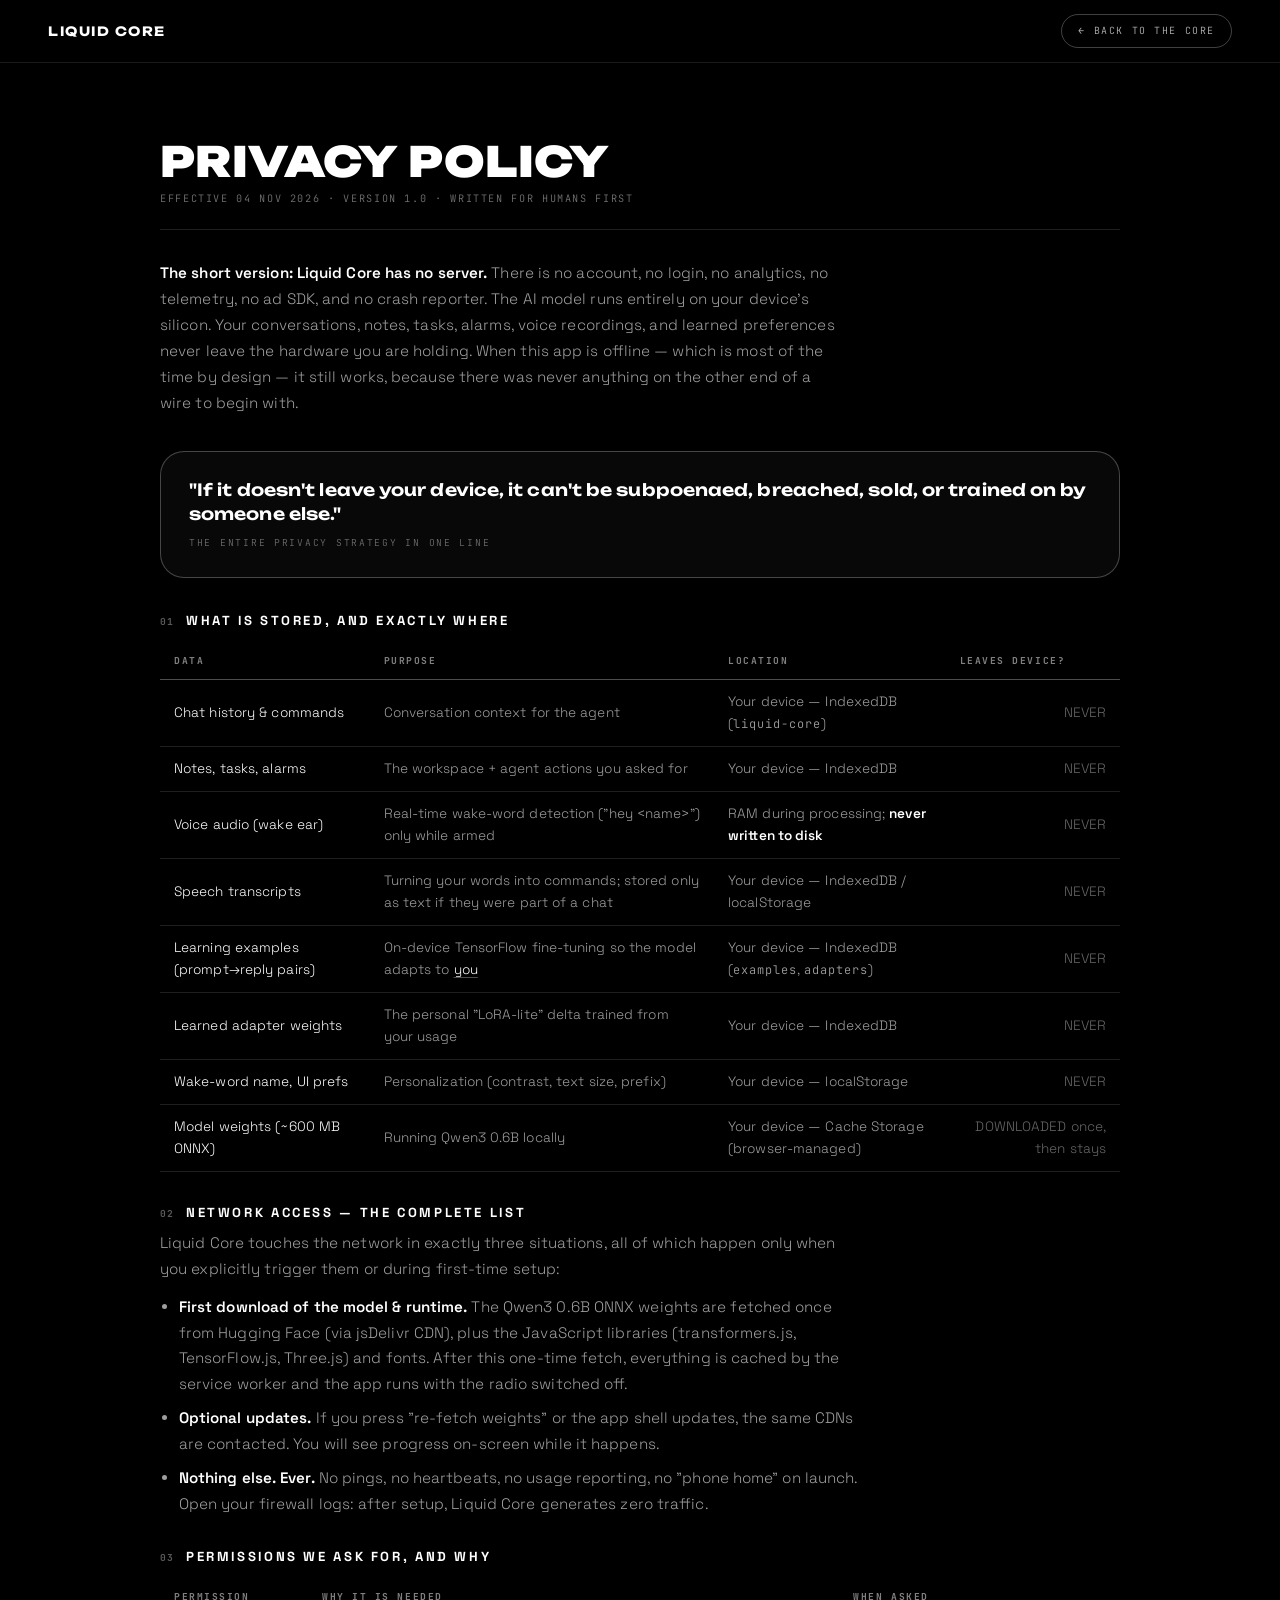
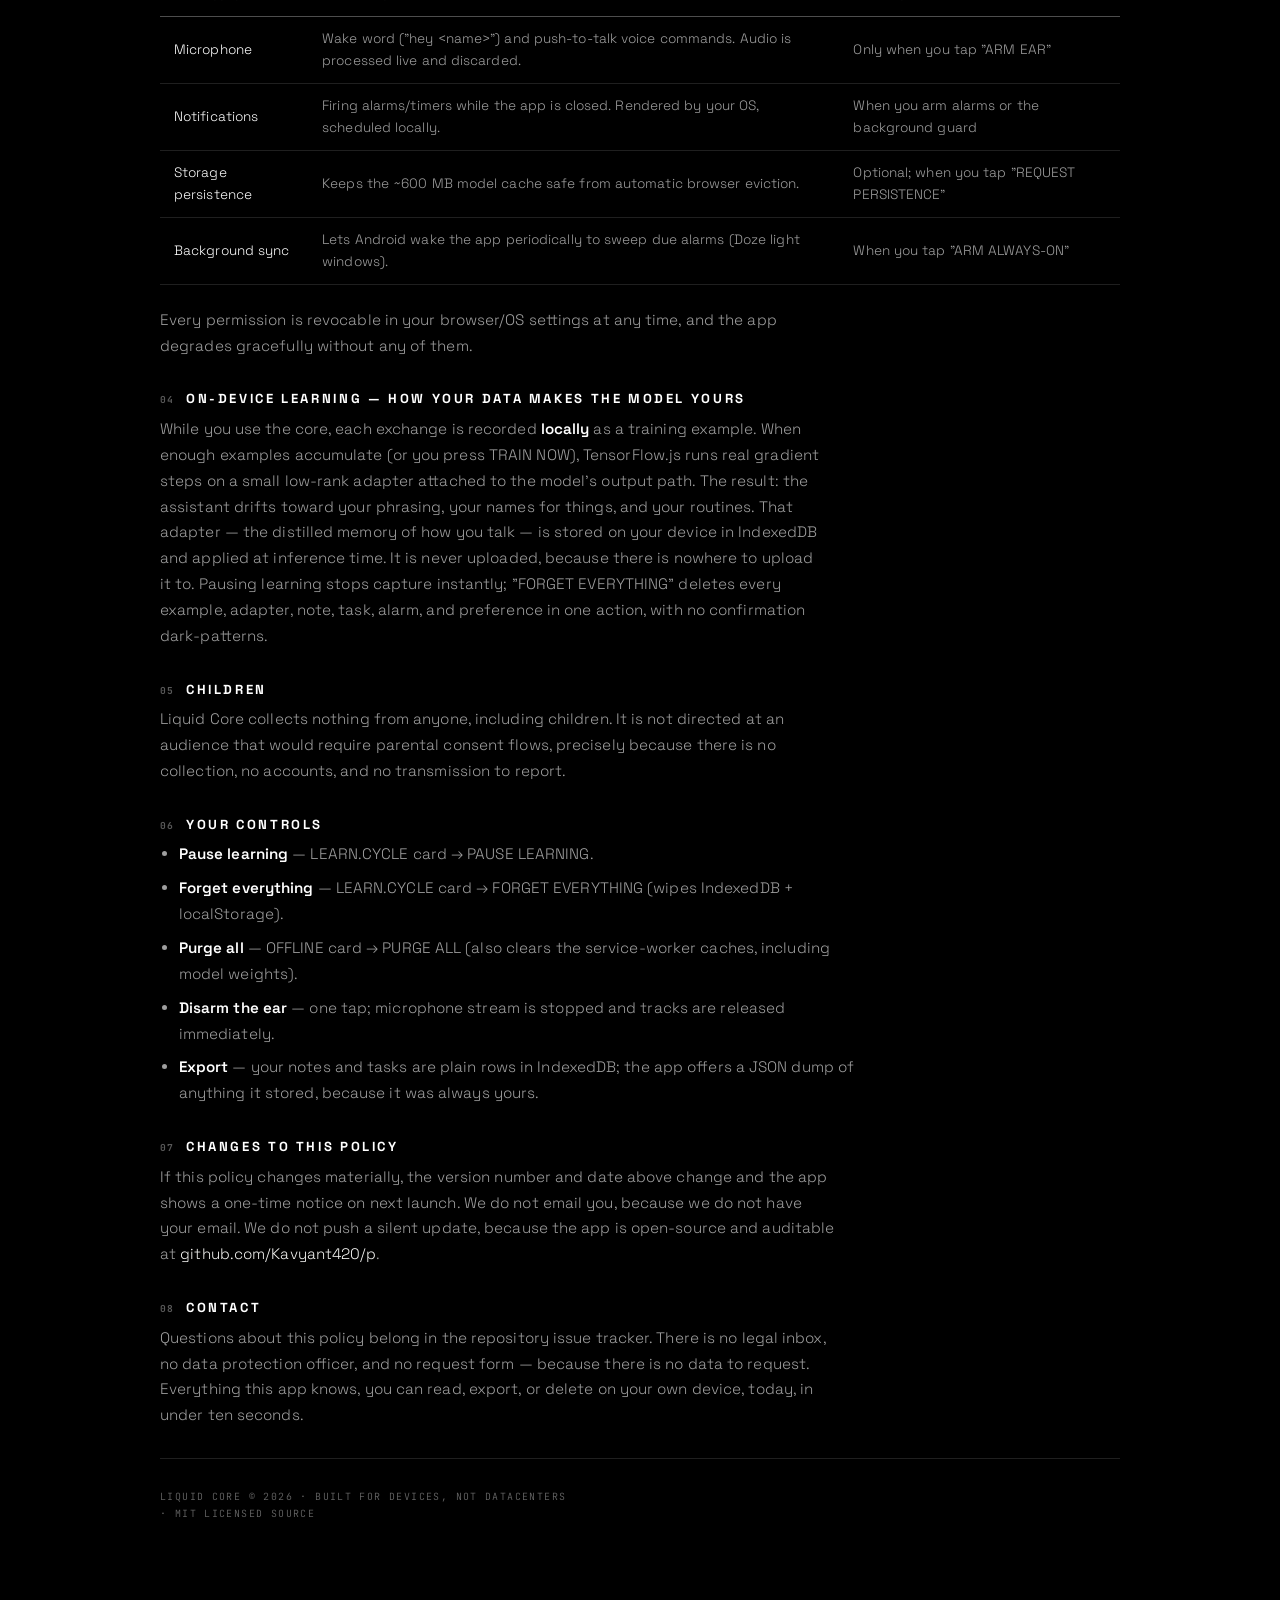
<file: privacy.html>
<!doctype html>
<html lang="en">
<head>
<meta charset="utf-8" />
<meta name="viewport" content="width=device-width, initial-scale=1, viewport-fit=cover" />
<title>Privacy Policy — Liquid Core</title>
<meta name="description" content="Liquid Core stores nothing off your device. This policy explains exactly what lives where, in plain language." />
<meta name="theme-color" content="#050506" />
<link rel="manifest" href="./manifest.webmanifest" />
<link rel="icon" href="./icons/icon-192.png" />
<link rel="preconnect" href="https://fonts.googleapis.com" />
<link rel="preconnect" href="https://fonts.gstatic.com" crossorigin />
<link href="https://fonts.googleapis.com/css2?family=Unbounded:wght@400;600;700;900&family=Space+Grotesk:wght@300;400;500;700&family=JetBrains+Mono:wght@400;700&display=swap" rel="stylesheet" />
<link rel="stylesheet" href="./styles.css" />
<link rel="stylesheet" href="./css/00-tokens.css" />
<link rel="stylesheet" href="./css/01-base.css" />
<link rel="stylesheet" href="./css/02-liquid-glass.css" />
<link rel="stylesheet" href="./css/17-privacy.css" />
</head>
<body class="legal-body">

<header class="legal-topbar">
  <a class="lt-brand" href="./index.html">LIQUID CORE</a>
  <a class="lt-back" href="./index.html">← BACK TO THE CORE</a>
</header>

<main class="legal-page">
<article class="legal">

  <h1>Privacy Policy</h1>
  <div class="legal-meta">EFFECTIVE 04 NOV 2026 · VERSION 1.0 · WRITTEN FOR HUMANS FIRST</div>

  <p><strong>The short version: Liquid Core has no server.</strong> There is no account, no login, no
  analytics, no telemetry, no ad SDK, and no crash reporter. The AI model runs entirely on your device's
  silicon. Your conversations, notes, tasks, alarms, voice recordings, and learned preferences never leave
  the hardware you are holding. When this app is offline — which is most of the time by design — it still
  works, because there was never anything on the other end of a wire to begin with.</p>

  <div class="legal-seal">
    <p>"If it doesn't leave your device, it can't be subpoenaed, breached, sold, or trained on by someone else."</p>
    <span>THE ENTIRE PRIVACY STRATEGY IN ONE LINE</span>
  </div>

  <h2 data-n="01">What is stored, and exactly where</h2>
  <table class="legal-table">
    <thead><tr><th>Data</th><th>Purpose</th><th>Location</th><th>Leaves device?</th></tr></thead>
    <tbody>
      <tr><td>Chat history &amp; commands</td><td>Conversation context for the agent</td><td>Your device — IndexedDB (<code>liquid-core</code>)</td><td class="no">NEVER</td></tr>
      <tr><td>Notes, tasks, alarms</td><td>The workspace + agent actions you asked for</td><td>Your device — IndexedDB</td><td class="no">NEVER</td></tr>
      <tr><td>Voice audio (wake ear)</td><td>Real-time wake-word detection ("hey &lt;name&gt;") only while armed</td><td>RAM during processing; <strong>never written to disk</strong></td><td class="no">NEVER</td></tr>
      <tr><td>Speech transcripts</td><td>Turning your words into commands; stored only as text if they were part of a chat</td><td>Your device — IndexedDB / localStorage</td><td class="no">NEVER</td></tr>
      <tr><td>Learning examples (prompt→reply pairs)</td><td>On-device TensorFlow fine-tuning so the model adapts to <em>you</em></td><td>Your device — IndexedDB (<code>examples</code>, <code>adapters</code>)</td><td class="no">NEVER</td></tr>
      <tr><td>Learned adapter weights</td><td>The personal "LoRA-lite" delta trained from your usage</td><td>Your device — IndexedDB</td><td class="no">NEVER</td></tr>
      <tr><td>Wake-word name, UI prefs</td><td>Personalization (contrast, text size, prefix)</td><td>Your device — localStorage</td><td class="no">NEVER</td></tr>
      <tr><td>Model weights (~600 MB ONNX)</td><td>Running Qwen3 0.6B locally</td><td>Your device — Cache Storage (browser-managed)</td><td class="no">DOWNLOADED once, then stays</td></tr>
    </tbody>
  </table>

  <h2 data-n="02">Network access — the complete list</h2>
  <p>Liquid Core touches the network in exactly three situations, all of which happen only when you
  explicitly trigger them or during first-time setup:</p>
  <ul>
    <li><strong>First download of the model &amp; runtime.</strong> The Qwen3 0.6B ONNX weights are fetched
    once from Hugging Face (via jsDelivr CDN), plus the JavaScript libraries (transformers.js, TensorFlow.js,
    Three.js) and fonts. After this one-time fetch, everything is cached by the service worker and the app
    runs with the radio switched off.</li>
    <li><strong>Optional updates.</strong> If you press "re-fetch weights" or the app shell updates, the same
    CDNs are contacted. You will see progress on-screen while it happens.</li>
    <li><strong>Nothing else. Ever.</strong> No pings, no heartbeats, no usage reporting, no "phone home" on
    launch. Open your firewall logs: after setup, Liquid Core generates zero traffic.</li>
  </ul>

  <h2 data-n="03">Permissions we ask for, and why</h2>
  <table class="legal-table">
    <thead><tr><th>Permission</th><th>Why it is needed</th><th>When asked</th></tr></thead>
    <tbody>
      <tr><td>Microphone</td><td>Wake word ("hey &lt;name&gt;") and push-to-talk voice commands. Audio is processed live and discarded.</td><td>Only when you tap "ARM EAR"</td></tr>
      <tr><td>Notifications</td><td>Firing alarms/timers while the app is closed. Rendered by your OS, scheduled locally.</td><td>When you arm alarms or the background guard</td></tr>
      <tr><td>Storage persistence</td><td>Keeps the ~600 MB model cache safe from automatic browser eviction.</td><td>Optional; when you tap "REQUEST PERSISTENCE"</td></tr>
      <tr><td>Background sync</td><td>Lets Android wake the app periodically to sweep due alarms (Doze light windows).</td><td>When you tap "ARM ALWAYS-ON"</td></tr>
    </tbody>
  </table>
  <p>Every permission is revocable in your browser/OS settings at any time, and the app degrades gracefully
  without any of them.</p>

  <h2 data-n="04">On-device learning — how your data makes the model yours</h2>
  <p>While you use the core, each exchange is recorded <strong>locally</strong> as a training example. When
  enough examples accumulate (or you press TRAIN NOW), TensorFlow.js runs real gradient steps on a small
  low-rank adapter attached to the model's output path. The result: the assistant drifts toward your phrasing,
  your names for things, and your routines. That adapter — the distilled memory of how you talk — is stored on
  your device in IndexedDB and applied at inference time. It is never uploaded, because there is nowhere to
  upload it to. Pausing learning stops capture instantly; "FORGET EVERYTHING" deletes every example, adapter,
  note, task, alarm, and preference in one action, with no confirmation dark-patterns.</p>

  <h2 data-n="05">Children</h2>
  <p>Liquid Core collects nothing from anyone, including children. It is not directed at an audience that
  would require parental consent flows, precisely because there is no collection, no accounts, and no
  transmission to report.</p>

  <h2 data-n="06">Your controls</h2>
  <ul>
    <li><strong>Pause learning</strong> — LEARN.CYCLE card → PAUSE LEARNING.</li>
    <li><strong>Forget everything</strong> — LEARN.CYCLE card → FORGET EVERYTHING (wipes IndexedDB + localStorage).</li>
    <li><strong>Purge all</strong> — OFFLINE card → PURGE ALL (also clears the service-worker caches, including model weights).</li>
    <li><strong>Disarm the ear</strong> — one tap; microphone stream is stopped and tracks are released immediately.</li>
    <li><strong>Export</strong> — your notes and tasks are plain rows in IndexedDB; the app offers a JSON dump of anything it stored, because it was always yours.</li>
  </ul>

  <h2 data-n="07">Changes to this policy</h2>
  <p>If this policy changes materially, the version number and date above change and the app shows a one-time
  notice on next launch. We do not email you, because we do not have your email. We do not push a silent
  update, because the app is open-source and auditable at
  <a href="https://github.com/Kavyant420/p" target="_blank" rel="noopener">github.com/Kavyant420/p</a>.</p>

  <h2 data-n="08">Contact</h2>
  <p>Questions about this policy belong in the repository issue tracker. There is no legal inbox, no data
  protection officer, and no request form — because there is no data to request. Everything this app knows,
  you can read, export, or delete on your own device, today, in under ten seconds.</p>

  <hr />
  <p style="font-family:'JetBrains Mono',monospace; font-size:.62rem; letter-spacing:.14em; color:rgba(255,255,255,.4);">
    LIQUID CORE © 2026 · BUILT FOR DEVICES, NOT DATACENTERS · MIT LICENSED SOURCE
  </p>

</article>
</main>

<script>
/* keep the offline shell warm even when opened directly */
if ('serviceWorker' in navigator) {
  addEventListener('load', () => { navigator.serviceWorker.register('./sw.js').catch(() => {}); });
}
</script>
</body>
</html>
</file>
<file: styles.css>
/* ================================================================
   LIQUID CORE — monochrome premium / liquid-glass design system
   No gradients-as-decoration, no flat minimalism. Physical glass:
   layered shadows, edge refraction, SVG displacement, noise grain.
   ================================================================ */

:root{
  --ink:#050506;
  --ink2:#0b0b0d;
  --paper:#f4f4f2;
  --white:#ffffff;
  --w10:rgba(255,255,255,.10);
  --w16:rgba(255,255,255,.16);
  --w30:rgba(255,255,255,.30);
  --w55:rgba(255,255,255,.55);
  --w75:rgba(255,255,255,.75);
  --glass:rgba(255,255,255,.055);
  --glass2:rgba(255,255,255,.09);
  --edge:rgba(255,255,255,.22);
  --shadow-deep:0 30px 80px -20px rgba(0,0,0,.85), 0 8px 24px -8px rgba(0,0,0,.6);
  --disp:'Unbounded',sans-serif;
  --body:'Space Grotesk',system-ui,sans-serif;
  --mono:'JetBrains Mono',ui-monospace,monospace;
  --rail-h:64px;
}

*{margin:0;padding:0;box-sizing:border-box;-webkit-tap-highlight-color:transparent}
html{scroll-behavior:smooth}
body{
  background:var(--ink);
  color:var(--paper);
  font-family:var(--body);
  font-weight:300;
  overflow-x:hidden;
  min-height:100vh;
  padding-bottom:calc(84px + env(safe-area-inset-bottom)); /* dock space on mobile */
}
::selection{background:var(--paper);color:var(--ink)}
a{color:inherit;text-decoration:none}
button,input,textarea{font:inherit;color:inherit;background:none;border:none;outline:none}
.mono{font-family:var(--mono);letter-spacing:.08em}
.dim{opacity:.45}

/* ---------- typography ---------- */
.display{
  font-family:var(--disp);font-weight:900;line-height:.92;
  text-transform:uppercase;letter-spacing:-.01em;
}
.display.sm{font-size:clamp(34px,5vw,64px)}
.display em{font-style:normal;-webkit-text-stroke:1.5px var(--paper);color:transparent}
.display .outline{-webkit-text-stroke:1.5px var(--paper);color:transparent}
.hero .display{font-size:clamp(52px,8.4vw,118px)}

.eyebrow{font-size:11px;color:var(--w55);margin-bottom:18px}
.lede{font-size:clamp(15px,1.5vw,18px);line-height:1.65;color:var(--w75);max-width:56ch}
.sec-title i{font-style:normal;display:block;-webkit-text-stroke:1.5px var(--paper);color:transparent}
.sec-sub{font-size:11px;color:var(--w55);margin-top:10px}
.mono-inline{font-family:var(--mono);font-size:.9em;color:var(--white);background:var(--w10);padding:1px 6px;border-radius:4px}

/* ================================================================
   FX LAYERS — three.js canvas, grain, lens
   ================================================================ */
.fx{position:fixed;inset:0;z-index:0;pointer-events:none}
#scene{width:100%;height:100%;display:block}
.fx-grain{
  position:absolute;inset:-60px;opacity:.5;mix-blend-mode:overlay;
  background-image:url("data:image/svg+xml,%3Csvg xmlns='http://www.w3.org/2000/svg' width='240' height='240'%3E%3Cfilter id='n'%3E%3CfeTurbulence type='fractalNoise' baseFrequency='0.9' numOctaves='2' stitchTiles='stitch'/%3E%3CfeColorMatrix values='0 0 0 0 1 0 0 0 0 1 0 0 0 0 1 0 0 0 0.06 0'/%3E%3C/filter%3E%3Crect width='100%25' height='100%25' filter='url(%23n)'/%3E%3C/svg%3E");
  animation:grainShift 1.2s steps(4) infinite;
}
@keyframes grainShift{0%{transform:translate(0,0)}25%{transform:translate(-14px,9px)}50%{transform:translate(9px,-14px)}75%{transform:translate(-9px,-9px)}100%{transform:translate(0,0)}}
.fx-scrim{position:absolute;inset:0;background:radial-gradient(120% 90% at 70% 10%,transparent 0%,rgba(5,5,6,.55) 62%,rgba(5,5,6,.92) 100%)}
.scanline{position:fixed;inset:0;z-index:60;pointer-events:none;opacity:.05;mix-blend-mode:overlay;
  background:repeating-linear-gradient(0deg,#fff 0 1px,transparent 1px 4px)}

/* pointer-driven liquid lens */
.fx-lens{
  position:fixed;width:340px;height:340px;left:0;top:0;margin:-170px 0 0 -170px;
  border-radius:50%;z-index:1;pointer-events:none;opacity:0;transition:opacity .5s;
  backdrop-filter:blur(1px);
  -webkit-backdrop-filter:blur(1px);
  filter:url(#liquidDistort);
  box-shadow:inset 0 0 60px 12px rgba(255,255,255,.06), inset 0 0 4px 1px rgba(255,255,255,.3);
}
body.pointer-live .fx-lens{opacity:1}

/* ================================================================
   GLASS SYSTEM
   ================================================================ */
.glass,.glass-strong{position:relative;isolation:isolate}
.glass{
  background:var(--glass);
  backdrop-filter:blur(18px) saturate(115%) brightness(1.06);
  -webkit-backdrop-filter:blur(18px) saturate(115%) brightness(1.06);
  border:1px solid var(--edge);
  box-shadow:var(--shadow-deep), inset 0 1px 0 rgba(255,255,255,.28), inset 0 -18px 30px -20px rgba(0,0,0,.7);
  border-radius:22px;
}
.glass-strong{
  background:rgba(10,10,12,.62);
  backdrop-filter:blur(30px) saturate(130%) brightness(1.1);
  -webkit-backdrop-filter:blur(30px) saturate(130%) brightness(1.1);
  border:1px solid rgba(255,255,255,.3);
  box-shadow:var(--shadow-deep), inset 0 1px 0 rgba(255,255,255,.4), inset 0 -26px 44px -26px rgba(0,0,0,.8);
  border-radius:26px;
}
/* refracted top-edge caustic */
.glass::before,.glass-strong::before{
  content:"";position:absolute;inset:0;border-radius:inherit;pointer-events:none;z-index:-1;
  background:linear-gradient(160deg,rgba(255,255,255,.16) 0%,transparent 30%,transparent 70%,rgba(255,255,255,.05) 100%);
  filter:url(#liquidDistort);opacity:.7;
}
/* specular streak that follows cursor via --mx/--my set in JS */
.glass::after,.glass-strong::after{
  content:"";position:absolute;inset:0;border-radius:inherit;pointer-events:none;
  background:radial-gradient(240px circle at var(--mx,50%) var(--my,0%),rgba(255,255,255,.14),transparent 60%);
  opacity:0;transition:opacity .35s;mix-blend-mode:screen;
}
.glass:hover::after,.glass-strong:hover::after{opacity:1}

/* ================================================================
   BUTTONS
   ================================================================ */
.btn{
  position:relative;overflow:hidden;cursor:pointer;font-weight:500;letter-spacing:.06em;
  padding:12px 22px;border-radius:999px;font-size:13px;text-transform:uppercase;
  transition:transform .25s cubic-bezier(.2,.9,.3,1.2), box-shadow .25s, background .25s;
  display:inline-flex;align-items:center;gap:8px;white-space:nowrap;
}
.btn:active{transform:scale(.96)}
.btn-lg{padding:17px 32px;font-size:14px}
.btn-sm{padding:8px 15px;font-size:11px}
.btn-solid{
  background:var(--paper);color:var(--ink);font-weight:700;
  box-shadow:0 10px 30px -8px rgba(255,255,255,.25), inset 0 1px 0 #fff;
}
.btn-solid:hover{transform:translateY(-2px);box-shadow:0 16px 40px -8px rgba(255,255,255,.35)}
.btn-line{border:1px solid var(--w30);color:var(--paper);backdrop-filter:blur(8px)}
.btn-line:hover{background:var(--w10);border-color:var(--paper)}
.btn-ghost{color:var(--w75)}.btn-ghost:hover{color:#fff}
.btn-danger{border:1px solid rgba(255,255,255,.25);color:#fff}
.btn-danger:hover{background:#fff;color:#000}

/* liquid-fill button */
.liquid-btn .btn-fill{
  position:absolute;left:50%;bottom:-130%;width:230%;aspect-ratio:1;border-radius:42% 46% 40% 44%/48% 42% 46% 40%;
  transform:translateX(-50%) rotate(0deg);
  background:var(--white);
  transition:bottom .65s cubic-bezier(.3,.7,.2,1), transform .65s;
  z-index:0;animation:blobSpin 9s linear infinite;
}
.liquid-btn .btn-txt{position:relative;z-index:1;transition:color .4s}
.liquid-btn:hover .btn-fill{bottom:-30%;transform:translateX(-50%) rotate(160deg)}
.liquid-btn:hover .btn-txt{color:var(--ink)}
@keyframes blobSpin{to{transform:translateX(-50%) rotate(360deg)}}

.chip{
  cursor:pointer;margin-top:16px;padding:8px 14px;border-radius:999px;
  border:1px solid var(--w30);font-size:10px;color:var(--w75);
  transition:.25s;
}
.chip:hover{background:#fff;color:#000;border-color:#fff}

/* ================================================================
   RAILS / NAV
   ================================================================ */
.rail{position:fixed;z-index:50}
.rail-top{
  top:12px;left:50%;transform:translateX(-50%);
  width:min(1240px,calc(100% - 24px));height:var(--rail-h);
  display:flex;align-items:center;justify-content:space-between;gap:18px;
  padding:0 10px 0 20px;border-radius:999px;
}
.brand{display:flex;align-items:center;gap:12px}
.brand-orb{width:26px;height:26px;border-radius:50%;border:1.5px solid #fff;position:relative;flex:none}
.brand-orb::after{content:"";position:absolute;inset:5px;border-radius:50%;background:#fff;animation:pulseOrb 2.6s ease-in-out infinite}
@keyframes pulseOrb{0%,100%{transform:scale(.6);opacity:.7}50%{transform:scale(1);opacity:1}}
.brand-name{font-family:var(--disp);font-weight:600;font-size:15px;letter-spacing:.04em}
.brand-name b{font-weight:900}

.rail-nav{display:flex;gap:4px}
.rn{padding:9px 16px;border-radius:999px;font-size:13px;color:var(--w55);transition:.25s}
.rn:hover{color:#fff;background:var(--w10)}
.rn.active{color:var(--ink);background:var(--paper);font-weight:600}

.rail-right{display:flex;align-items:center;gap:12px}
.status-chip{
  display:flex;align-items:center;gap:8px;font-family:var(--mono);font-size:10px;letter-spacing:.08em;
  padding:8px 14px;border-radius:999px;border:1px solid var(--w16);color:var(--w75);
}
.dot{width:7px;height:7px;border-radius:50%;background:#fff;box-shadow:0 0 8px #fff;animation:blink 2s infinite}
.dot.idle{background:transparent;border:1.5px solid var(--w55);box-shadow:none;animation:none}
.dot.err{background:#000;box-shadow:0 0 0 2px #fff}
.divider{width:1px;height:12px;background:var(--w30)}
@keyframes blink{50%{opacity:.35}}

.hamburger{display:none;flex-direction:column;gap:5px;padding:12px;cursor:pointer}
.hamburger i{width:20px;height:2px;background:#fff;transition:.3s}
.mob-drawer{
  position:fixed;top:84px;left:50%;transform:translateX(-50%) translateY(-16px);z-index:49;
  width:min(420px,calc(100% - 24px));padding:18px;display:none;flex-direction:column;gap:6px;
  opacity:0;pointer-events:none;transition:.3s;
}
.mob-drawer.open{opacity:1;pointer-events:auto;transform:translateX(-50%) translateY(0)}
.mob-drawer a{padding:12px 14px;border-radius:12px;font-size:15px}
.mob-drawer a:hover{background:var(--w10)}
.mob-drawer .btn{margin-top:8px;justify-content:center}

/* ================================================================
   HERO
   ================================================================ */
main{position:relative;z-index:2}
.hero{
  min-height:100svh;display:grid;grid-template-columns:1.15fr .85fr;gap:60px;align-items:center;
  width:min(1240px,calc(100% - 48px));margin:0 auto;padding:calc(var(--rail-h) + 70px) 0 90px;
}
.hero-cta{display:flex;gap:16px;margin-top:34px;flex-wrap:wrap}
.hero-stats{display:flex;gap:34px;margin-top:44px;flex-wrap:wrap}
.hero-stats div{display:flex;flex-direction:column;gap:4px}
.hero-stats b{font-family:var(--disp);font-size:22px;font-weight:700}
.hero-stats span{font-size:9px;color:var(--w55)}

/* console */
.console-wrap{position:relative}
.console{display:flex;flex-direction:column;height:560px;overflow:hidden}
.console-head{display:flex;justify-content:space-between;align-items:center;padding:16px 20px;border-bottom:1px solid var(--w10)}
.ch-title{font-size:11px;color:var(--w55)}
.ch-leds{display:flex;gap:6px}.ch-leds i{width:8px;height:8px;border-radius:50%;border:1px solid var(--w30)}
.ch-leds i:first-child{background:#fff;border-color:#fff}

.engine-panel{padding:14px 20px;border-bottom:1px solid var(--w10)}
.engine-row{display:flex;justify-content:space-between;align-items:center;gap:12px}
.engine-meta{display:flex;flex-direction:column;gap:2px}
.engine-meta b{font-size:14px;font-weight:600}
.engine-meta span{font-size:10px;color:var(--w55)}
.bar{height:4px;border-radius:4px;background:var(--w10);margin:12px 0 8px;overflow:hidden}
.bar i{display:block;height:100%;width:0%;background:#fff;border-radius:4px;transition:width .3s;box-shadow:0 0 12px #fff}
.log{font-size:10px;color:var(--w55);min-height:14px;line-height:1.5}

.chat-scroll{flex:1;overflow-y:auto;padding:18px 20px;display:flex;flex-direction:column;gap:14px;scrollbar-width:thin}
.msg{max-width:88%;font-size:14px;line-height:1.55;padding:12px 16px;border-radius:16px;animation:msgIn .4s cubic-bezier(.2,.9,.3,1.1)}
@keyframes msgIn{from{opacity:0;transform:translateY(10px) scale(.96)}}
.msg p em{font-style:normal;color:#fff;font-weight:500}
.msg-ai{align-self:flex-start;background:var(--w10);border:1px solid var(--w16);border-bottom-left-radius:4px}
.msg-you{align-self:flex-end;background:#f4f4f2;color:#0b0b0d;border-bottom-right-radius:4px;font-weight:400}
.msg .tag{display:block;font-size:9px;letter-spacing:.14em;opacity:.5;margin-bottom:5px}
.msg.sys{align-self:center;background:none;border:1px dashed var(--w30);color:var(--w75);font-family:var(--mono);font-size:11px;text-align:center}

.chat-input{display:flex;gap:10px;padding:16px 20px;border-top:1px solid var(--w10)}
.chat-input input{
  flex:1;padding:13px 18px;border-radius:999px;background:var(--w10);
  border:1px solid var(--w16);font-size:14px;transition:.25s;
}
.chat-input input:focus{border-color:#fff;background:rgba(255,255,255,.14)}
.send{width:46px;height:46px;border-radius:50%;background:#fff;color:#000;cursor:pointer;display:grid;place-items:center;flex:none;transition:.25s}
.send svg{width:20px;height:20px}
.send:hover{transform:scale(1.08) rotate(-8deg)}

.orbit-badge{
  position:absolute;right:-34px;bottom:-34px;width:150px;height:150px;border-radius:50%;
  display:grid;place-items:center;animation:spinSlow 26s linear infinite;
}
.orbit-badge svg{width:130px;height:130px}
.orbit-text{font-size:11.5px;fill:rgba(255,255,255,.75);letter-spacing:.14em;font-family:var(--mono)}
@keyframes spinSlow{to{transform:rotate(360deg)}}

/* ================================================================
   MARQUEE
   ================================================================ */
.marquee{border-block:1px solid var(--w16);padding:16px 0;overflow:hidden;background:rgba(255,255,255,.03)}
.mq-track{display:flex;gap:34px;width:max-content;animation:mq 26s linear infinite;align-items:center;font-size:12px;color:var(--w75)}
.mq-track i{font-style:normal;opacity:.5}
@keyframes mq{to{transform:translateX(-50%)}}

/* ================================================================
   SECTIONS
   ================================================================ */
.section{width:min(1240px,calc(100% - 48px));margin:0 auto;padding:110px 0}
.sec-head{margin-bottom:56px}
.sec-head.center{text-align:center}
.sec-head.center .sec-sub{margin-inline:auto}

.cap-grid{display:grid;grid-template-columns:repeat(3,1fr);gap:22px}
.cap{padding:30px 28px 26px;display:flex;flex-direction:column;min-height:280px;transition:transform .5s cubic-bezier(.2,.9,.3,1.1), box-shadow .5s}
.cap h3{font-family:var(--disp);font-weight:600;font-size:19px;margin:14px 0 10px}
.cap p{font-size:14px;line-height:1.6;color:var(--w75);flex:1}
.cap-n{font-size:12px;color:var(--w55);letter-spacing:.2em}
.cap:hover{box-shadow:0 44px 90px -24px rgba(0,0,0,.9), inset 0 1px 0 rgba(255,255,255,.4)}

/* tilt cards get JS transform */
.tilt{transform-style:preserve-3d;will-change:transform}

/* ================================================================
   ANDROID SECTION
   ================================================================ */
.android-grid{display:grid;grid-template-columns:1.05fr .95fr;gap:70px;align-items:center}
.steps{margin:30px 0;display:flex;flex-direction:column;gap:14px;counter-reset:s;list-style:none}
.steps li{position:relative;padding-left:44px;font-size:14px;line-height:1.55;color:var(--w75)}
.steps li b{color:#fff;font-weight:600}
.steps li::before{
  counter-increment:s;content:counter(s,decimal-leading-zero);
  position:absolute;left:0;top:0;font-family:var(--mono);font-size:12px;
  width:30px;height:30px;border-radius:50%;border:1px solid var(--w30);
  display:grid;place-items:center;color:#fff;
}
.wake-config{padding:22px;margin-top:8px}
.wc-head{font-size:10px;color:var(--w55);margin-bottom:14px;letter-spacing:.18em}
.wc-field{display:flex;flex-direction:column;gap:8px;margin-bottom:16px;font-size:13px;color:var(--w75)}
.wc-field input{padding:13px 16px;border-radius:14px;background:var(--w10);border:1px solid var(--w16);font-family:var(--mono);text-transform:lowercase}
.wc-field input:focus{border-color:#fff}
.wc-row{display:flex;gap:10px;flex-wrap:wrap}
.mic-state{margin-top:14px;font-size:10px;color:var(--w55)}
.mic-state.armed{color:#fff;animation:blink 1.4s infinite}

/* phone mock */
.phone-stage{display:flex;flex-direction:column;align-items:center;gap:18px}
.phone{
  width:min(330px,84vw);aspect-ratio:9/19;border-radius:46px;padding:12px;position:relative;
  box-shadow:var(--shadow-deep), inset 0 2px 0 rgba(255,255,255,.5), 0 0 0 2px rgba(255,255,255,.12);
}
.ph-notch{position:absolute;top:22px;left:50%;transform:translateX(-50%);width:96px;height:20px;border-radius:999px;background:#000;border:1px solid var(--w16);z-index:3}
.ph-screen{position:relative;width:100%;height:100%;border-radius:36px;background:rgba(4,4,5,.85);overflow:hidden;display:flex;flex-direction:column}
.ph-status{display:flex;justify-content:space-between;font-size:9px;color:var(--w55);padding:14px 20px 6px}
.ph-page{flex:1;padding:16px;display:flex;flex-direction:column;gap:14px}
.ph-widget{padding:16px;border-radius:18px}
.pw-top{font-size:9px;color:var(--w55);margin-bottom:10px;letter-spacing:.16em}
.ph-widget ul{list-style:none;display:flex;flex-direction:column;gap:7px;font-size:12px;color:var(--w75)}
.ph-widget li::before{content:"▸ ";opacity:.5}
.ph-tiles{display:grid;grid-template-columns:1fr 1fr;gap:12px;flex:1}
.tile{display:flex;align-items:center;justify-content:space-between;padding:18px;border-radius:20px;font-size:11px}
.tile b{font-family:var(--mono);letter-spacing:.08em;font-weight:400;color:var(--w75)}
.tile i{font-style:normal;font-size:18px}

.ph-assistant{
  position:absolute;inset:0;display:flex;flex-direction:column;align-items:center;justify-content:center;gap:22px;
  background:rgba(0,0,0,.55);backdrop-filter:blur(14px);opacity:0;pointer-events:none;transition:.5s cubic-bezier(.2,.9,.3,1.1);
}
.ph-assistant.up{opacity:1;pointer-events:auto}
.orb{width:96px;height:96px;border-radius:50%;display:grid;place-items:center;overflow:hidden}
.orb i{width:44px;height:44px;border-radius:50%;background:#fff;animation:pulseOrb 1.8s ease-in-out infinite}
.ph-bubble{padding:14px 18px;font-size:13px;max-width:80%;text-align:center;border-radius:18px}
.ph-hint{font-size:8.5px;color:var(--w55);letter-spacing:.16em;text-align:center;padding:0 20px}
.ph-power{
  position:absolute;right:-7px;top:26%;width:7px;height:64px;border-radius:4px;
  background:rgba(255,255,255,.35);cursor:pointer;border:none;transition:.2s;
}
.ph-power:hover{background:#fff}
.ph-power.pressed{background:#fff;transform:scaleX(1.5)}
.phone-caption{font-size:10px;color:var(--w55)}

/* ================================================================
   ARCHITECTURE
   ================================================================ */
.arch{padding:34px;margin-bottom:26px}
.arch-svg{width:100%;height:auto}
.cache-row{display:flex;align-items:center;gap:26px;padding:20px 28px;flex-wrap:wrap}
.cr-item{display:flex;flex-direction:column;gap:4px}
.cr-item b{font-family:var(--disp);font-size:20px}
.cr-item span{font-size:9px;color:var(--w55)}
.cr-sep{width:1px;height:38px;background:var(--w16)}
.cr-actions{margin-left:auto;display:flex;gap:10px;flex-wrap:wrap}

/* ================================================================
   FINAL CTA + FOOTER
   ================================================================ */
.cta-final{padding-bottom:150px}
.cta-card{padding:clamp(40px,7vw,90px);text-align:center}
.cta-btns{display:flex;gap:16px;justify-content:center;margin-top:40px;flex-wrap:wrap}
.rail-foot{
  position:static;width:min(1240px,calc(100% - 24px));margin:0 auto 30px;
  display:flex;justify-content:space-between;align-items:center;gap:20px;
  padding:18px 26px;font-size:10px;color:var(--w55);border-radius:22px;flex-wrap:wrap;
}
.foot-links a:hover{color:#fff}

/* ================================================================
   MOBILE DOCK
   ================================================================ */
.dock{
  position:fixed;bottom:calc(14px + env(safe-area-inset-bottom));left:50%;transform:translateX(-50%);
  z-index:55;display:none;align-items:center;gap:4px;padding:8px 12px;border-radius:999px;
}
.dk{display:flex;flex-direction:column;align-items:center;gap:3px;padding:9px 13px;border-radius:999px;cursor:pointer;color:var(--w55);transition:.25s;font-size:8.5px;font-family:var(--mono);letter-spacing:.08em}
.dk i{font-style:normal;font-size:17px}
.dk:hover,.dk.on{color:#000;background:#fff}
.dk-center{width:56px;height:56px;border-radius:50%;background:#fff;color:#000;display:grid;place-items:center;font-size:20px;margin:0 6px;box-shadow:0 0 24px rgba(255,255,255,.4)}
.dk-center span{display:none}
.dk-center:hover{transform:scale(1.06)}

/* ================================================================
   SHEETS (workspace / alarms)
   ================================================================ */
.sheet{position:fixed;inset:0;z-index:70;display:grid;place-items:center;background:rgba(0,0,0,.55);backdrop-filter:blur(10px);opacity:0;pointer-events:none;transition:.35s}
.sheet.open{opacity:1;pointer-events:auto}
.sheet[hidden]{display:grid}
.sheet-panel{width:min(760px,calc(100% - 32px));max-height:82svh;overflow:auto;transform:translateY(30px) scale(.97);transition:.45s cubic-bezier(.2,.9,.3,1.1)}
.sheet.open .sheet-panel{transform:none}
.sp-head{position:sticky;top:0;display:flex;justify-content:space-between;align-items:center;padding:22px 26px;border-bottom:1px solid var(--w10);background:rgba(8,8,10,.7);backdrop-filter:blur(12px);z-index:2}
.sp-head h3{font-family:var(--disp);font-size:16px;font-weight:700;letter-spacing:.06em}
.sp-x{cursor:pointer;font-size:16px;color:var(--w55);padding:6px}
.sp-x:hover{color:#fff}
.sp-body{padding:26px;display:grid;grid-template-columns:1fr 1fr;gap:30px}
.ws-col{display:flex;flex-direction:column;gap:14px}
.ws-lab{font-size:9px;color:var(--w55);letter-spacing:.18em}
#notePad{min-height:120px;resize:vertical;padding:14px;border-radius:14px;background:var(--w10);border:1px solid var(--w16);font-size:14px;line-height:1.5}
#notePad:focus{border-color:#fff}
.ws-row{display:flex;align-items:center;gap:12px}
.pin-list,.task-list,.alarm-list{list-style:none;display:flex;flex-direction:column;gap:8px}
.pin-list li,.alarm-list li{padding:11px 14px;border-radius:12px;background:var(--w10);border:1px solid var(--w16);font-size:13px;display:flex;justify-content:space-between;gap:10px;align-items:center}
.pin-list li button,.alarm-list li button,.task-list li button{cursor:pointer;color:var(--w55);font-size:12px}
.pin-list li button:hover,.alarm-list li button:hover{color:#fff}
#taskForm{display:flex;gap:8px}
#taskBox{flex:1;padding:11px 15px;border-radius:999px;background:var(--w10);border:1px solid var(--w16);font-size:13px}
.task-list li{display:flex;align-items:center;gap:10px;font-size:13px;padding:8px 4px;border-bottom:1px solid var(--w10)}
.task-list input[type=checkbox]{accent-color:#fff;width:16px;height:16px}
.task-list .done span{text-decoration:line-through;opacity:.4}
.al-form{display:flex;gap:8px;flex-wrap:wrap}
.al-form input[type=time]{padding:10px 14px;border-radius:12px;background:var(--w10);border:1px solid var(--w16);color-scheme:dark}
#alarmLabel{flex:1;min-width:120px;padding:10px 14px;border-radius:12px;background:var(--w10);border:1px solid var(--w16);font-size:13px}
.timer-read{font-size:44px;font-weight:700;letter-spacing:.04em}

/* ================================================================
   VOICE OVERLAY
   ================================================================ */
.voice-overlay{position:fixed;inset:0;z-index:80;display:flex;flex-direction:column;align-items:center;justify-content:center;gap:26px;background:rgba(3,3,4,.78);backdrop-filter:blur(26px);opacity:0;pointer-events:none;transition:.4s;padding:24px}
.voice-overlay[hidden]{display:flex}
.voice-overlay.open{opacity:1;pointer-events:auto}
.vo-orb{width:170px;height:170px;border-radius:50%;display:flex;align-items:center;justify-content:center;gap:10px;overflow:hidden}
.vo-orb i{width:16px;height:16px;border-radius:50%;background:#fff;animation:eq 1.1s ease-in-out infinite}
.vo-orb i:nth-child(2){animation-delay:.2s;width:26px;height:26px}
.vo-orb i:nth-child(3){animation-delay:.4s}
@keyframes eq{0%,100%{transform:scale(.5);opacity:.5}50%{transform:scale(1.35);opacity:1}}
.voice-overlay:not(.live) .vo-orb i{animation-play-state:paused;transform:scale(.6)}
.vo-transcript{font-size:13px;color:var(--w55);min-height:20px;text-align:center}
.vo-reply{font-family:var(--disp);font-size:clamp(20px,4vw,34px);text-align:center;max-width:22ch;line-height:1.25}
.vo-close{position:absolute;bottom:40px}

/* ================================================================
   REVEAL ANIMATIONS
   ================================================================ */
.reveal{opacity:0;transform:translateY(46px);transition:opacity .9s cubic-bezier(.16,.8,.24,1), transform .9s cubic-bezier(.16,.8,.24,1)}
.reveal.in{opacity:1;transform:none}

/* ================================================================
   RESPONSIVE — Android / mobile layout
   ================================================================ */
@media (max-width:1080px){
  .hero{grid-template-columns:1fr;gap:50px;padding-top:120px}
  .console{height:520px}
  .android-grid{grid-template-columns:1fr;gap:50px}
  .cap-grid{grid-template-columns:1fr 1fr}
  .rail-nav{display:none}
  .hamburger{display:flex}
  .mob-drawer{display:flex}
  .status-chip{display:none}
}
@media (max-width:680px){
  body{padding-bottom:calc(96px + env(safe-area-inset-bottom))}
  .section{padding:70px 0;width:calc(100% - 32px)}
  .cap-grid{grid-template-columns:1fr}
  .sp-body{grid-template-columns:1fr}
  .dock{display:flex}
  .rail-top{width:calc(100% - 20px);padding:0 8px 0 14px}
  .btn-install{display:none}
  .orbit-badge{right:-14px;bottom:-20px;width:110px;height:110px}
  .orbit-badge svg{width:96px;height:96px}
  .cache-row{gap:16px}
  .cr-sep{display:none}
  .cr-actions{margin-left:0}
  .marquee{padding:12px 0}
  .hero-stats{gap:22px}
}
@media (min-width:681px){ .dock{display:none !important} }

/* standalone PWA polish */
@media (display-mode:standalone){
  .rail-top{top:8px}
  body{user-select:text}
}

@media (prefers-reduced-motion:reduce){
  *,*::before,*::after{animation-duration:.01ms !important;transition-duration:.01ms !important}
  html{scroll-behavior:auto}
}
</file>
<file: css/00-tokens.css>
/* ============================================================
   LIQUID CORE · 00-tokens.css
   Design tokens: AMOLED palette, monochrome ramp, glass presets,
   typography scale, motion curves, z-index layers, safe areas.
   Everything downstream consumes these variables ONLY.
   ============================================================ */

:root {
  /* ---------- AMOLED core ---------- */
  --amoled:        #000000;   /* true black — pixels off on AMOLED */
  --black-2:       #050505;   /* raised surfaces */
  --black-3:       #0b0b0c;   /* sunken panels */
  --black-4:       #121214;   /* chips, wells */
  --ink:           #f4f4f2;   /* primary text — warm white */
  --ink-2:         #c9c9c6;
  --ink-3:         #8e8e8a;   /* muted labels */
  --ink-4:         #5c5c59;   /* disabled */
  --ink-5:         #2b2b29;   /* hairline fills */

  /* ---------- monochrome accents ---------- */
  --chrome:        #dfe3e6;   /* specular highlight tint */
  --chrome-dim:    #7f858a;
  --glow:          rgba(255,255,255,.14);
  --glow-strong:   rgba(255,255,255,.30);
  --danger:        #ff5a52;   /* only non-BW colors: danger / success */
  --success:       #58e08a;
  --warn:          #ffc247;

  /* ---------- liquid glass presets ---------- */
  --glass-blur:    22px;
  --glass-satur:   150%;
  --glass-fill:    rgba(255,255,255,.055);
  --glass-fill-hi: rgba(255,255,255,.10);
  --glass-line:    rgba(255,255,255,.14);      /* 1px rim */
  --glass-line-hi: rgba(255,255,255,.34);      /* top specular edge */
  --glass-shadow:  0 24px 60px -18px rgba(0,0,0,.85),
                   0 2px 10px -2px rgba(0,0,0,.6);
  --glass-inner:   inset 0 1px 0 var(--glass-line-hi),
                   inset 0 -1px 0 rgba(255,255,255,.05),
                   inset 0 0 34px rgba(255,255,255,.028);
  --glass-spec:    linear-gradient(168deg,
                     rgba(255,255,255,.16) 0%,
                     rgba(255,255,255,.05) 26%,
                     rgba(255,255,255,.015) 55%,
                     rgba(255,255,255,.05) 100%);

  --sheet-fill:    rgba(10,10,11,.72);
  --sheet-blur:    34px;

  /* ---------- typography ---------- */
  --font-display: "Unbounded", "Space Grotesk", system-ui, sans-serif;
  --font-body:    "Space Grotesk", system-ui, -apple-system, sans-serif;
  --font-mono:    "JetBrains Mono", ui-monospace, "SF Mono", monospace;

  --fs-hero:    clamp(2.6rem, 7.2vw, 5.6rem);
  --fs-display: clamp(1.9rem, 4.4vw, 3.4rem);
  --fs-title:   clamp(1.35rem, 2.6vw, 2.1rem);
  --fs-sub:     clamp(1.02rem, 1.6vw, 1.28rem);
  --fs-body:    0.98rem;
  --fs-small:   0.83rem;
  --fs-micro:   0.72rem;
  --fs-nano:    0.62rem;

  --lh-tight: 1.04;
  --lh-snug:  1.28;
  --lh-body:  1.62;

  --tr-display: -0.02em;
  --tr-label:    0.22em;
  --tr-mono:     0.08em;

  /* ---------- spacing (4pt rhythm) ---------- */
  --sp-0: 0;
  --sp-1: 4px;
  --sp-2: 8px;
  --sp-3: 12px;
  --sp-4: 16px;
  --sp-5: 22px;
  --sp-6: 30px;
  --sp-7: 42px;
  --sp-8: 60px;
  --sp-9: 84px;
  --sp-10: 120px;

  /* ---------- radii ---------- */
  --r-xs:   6px;
  --r-sm:   10px;
  --r-md:   16px;
  --r-lg:   24px;
  --r-xl:   34px;
  --r-2xl:  46px;
  --r-pill: 999px;
  --r-blob: 62% 38% 55% 45% / 48% 60% 40% 52%;

  /* ---------- borders ---------- */
  --hair:        1px solid rgba(255,255,255,.08);
  --hair-strong: 1px solid rgba(255,255,255,.16);

  /* ---------- motion ---------- */
  --ease-liquid: cubic-bezier(.32, .94, .24, 1);
  --ease-snap:   cubic-bezier(.2, 1.4, .36, 1);
  --ease-glide:  cubic-bezier(.4, 0, .2, 1);
  --ease-in-out: cubic-bezier(.65, 0, .35, 1);
  --dur-fast: 140ms;
  --dur-med:  320ms;
  --dur-slow: 640ms;
  --dur-xslow: 1100ms;

  /* ---------- elevation ---------- */
  --z-fx:      0;
  --z-base:    1;
  --z-raised:  5;
  --z-rail:    40;
  --z-drawer:  60;
  --z-sheet:   70;
  --z-overlay: 80;
  --z-toast:   90;
  --z-boot:    100;

  /* ---------- focus ---------- */
  --focus-ring: 0 0 0 2px var(--amoled), 0 0 0 4px rgba(255,255,255,.55);

  /* ---------- layout ---------- */
  --rail-h: 64px;
  --dock-h: 62px;
  --content-max: 1280px;
  --gutter: clamp(var(--sp-4), 4vw, var(--sp-8));

  /* env() safe areas — JS may override after reading native insets */
  --safe-top: env(safe-area-inset-top, 0px);
  --safe-bottom: env(safe-area-inset-bottom, 0px);
  --safe-left: env(safe-area-inset-left, 0px);
  --safe-right: env(safe-area-inset-right, 0px);
}

/* dark is the only theme — force it everywhere */
:root { color-scheme: dark; }

/* coarse pointer = finger → tune for touch */
@media (pointer: coarse) {
  :root {
    --glass-blur: 16px;      /* mobile GPU: cheaper blur */
    --r-lg: 20px;
  }
}

/* low-power mode (battery saver hook toggled by JS) */
body.low-power {
  --glass-blur: 8px;
  --glass-satur: 100%;
}

/* user preferences mirrored as classes (set by ui.js) */
body.reduce-motion * { animation-duration: .001s !important; transition-duration: .001s !important; }
body.high-contrast {
  --glass-line: rgba(255,255,255,.5);
  --glass-line-hi: rgba(255,255,255,.85);
  --ink-3: #b9b9b5;
  --ink-4: #8f8f8b;
}
</file>
<file: css/01-base.css>
/* ============================================================
   LIQUID CORE · 01-base.css
   Reset, AMOLED canvas, typography defaults, selection,
   scrollbars, focus rings, safe-area body padding.
   ============================================================ */

*, *::before, *::after { box-sizing: border-box; }

html {
  -webkit-text-size-adjust: 100%;
  text-size-adjust: 100%;
  scroll-behavior: smooth;
  scroll-padding-top: calc(var(--rail-h) + var(--sp-5));
}

@media (prefers-reduced-motion: reduce) {
  html { scroll-behavior: auto; }
}

body {
  margin: 0;
  min-height: 100dvh;
  background: var(--amoled);            /* true black — AMOLED pixels off */
  color: var(--ink);
  font-family: var(--font-body);
  font-size: var(--fs-body);
  line-height: var(--lh-body);
  letter-spacing: .006em;
  overflow-x: hidden;
  overscroll-behavior-y: none;          /* no rubber-band over the black */
  padding-bottom: var(--safe-bottom);   /* Android gesture bar clearance */
  -webkit-font-smoothing: antialiased;
  -moz-osx-font-smoothing: grayscale;
  text-rendering: optimizeLegibility;
  touch-action: manipulation;           /* kill 300ms double-tap zoom delay */
}

/* ---------- headings ---------- */
h1, h2, h3, h4 {
  font-family: var(--font-display);
  font-weight: 700;
  line-height: var(--lh-tight);
  letter-spacing: var(--tr-display);
  margin: 0 0 var(--sp-3);
  color: var(--ink);
  text-wrap: balance;
}
h1 { font-size: var(--fs-hero); font-weight: 900; }
h2 { font-size: var(--fs-display); }
h3 { font-size: var(--fs-title); font-weight: 600; }
h4 { font-size: var(--fs-sub); font-weight: 600; }
p  { margin: 0 0 var(--sp-4); text-wrap: pretty; }

b, strong { font-weight: 700; }
small { font-size: var(--fs-small); }

/* ---------- links & code ---------- */
a { color: var(--ink); text-decoration: none; }
a:hover { color: #fff; }

code, pre, .mono, .mono-inline {
  font-family: var(--font-mono);
  font-size: .88em;
  letter-spacing: var(--tr-mono);
}
.mono-inline {
  background: var(--black-4);
  border: var(--hair);
  border-radius: var(--r-xs);
  padding: .08em .4em;
  color: var(--chrome);
}

/* ---------- lists ---------- */
ul[class], ol[class] { list-style: none; margin: 0; padding: 0; }

/* ---------- media ---------- */
img, svg, canvas, video { display: block; max-width: 100%; }
svg { fill: none; }

/* ---------- forms baseline ---------- */
button, input, textarea, select {
  font: inherit;
  color: inherit;
  background: transparent;
  border: 0;
  margin: 0;
}
input, textarea { caret-color: var(--ink); }
input::placeholder, textarea::placeholder { color: var(--ink-4); }
button { cursor: pointer; -webkit-tap-highlight-color: transparent; }
textarea { resize: vertical; }

/* remove number-input spinners on dark fields */
input[type="number"]::-webkit-outer-spin-button,
input[type="number"]::-webkit-inner-spin-button { -webkit-appearance: none; margin: 0; }
input[type="number"] { -moz-appearance: textfield; appearance: textfield; }

/* date/time pickers → invert the white chrome popup on Android */
input[type="time"]::-webkit-calendar-picker-indicator,
input[type="date"]::-webkit-calendar-picker-indicator {
  filter: invert(1) brightness(.8);
  cursor: pointer;
}

/* ---------- selection ---------- */
::selection { background: rgba(255,255,255,.85); color: var(--amoled); }

/* ---------- scrollbars (thin liquid rail) ---------- */
* { scrollbar-width: thin; scrollbar-color: rgba(255,255,255,.18) transparent; }
::-webkit-scrollbar { width: 8px; height: 8px; }
::-webkit-scrollbar-track { background: transparent; }
::-webkit-scrollbar-thumb {
  background: rgba(255,255,255,.14);
  border-radius: var(--r-pill);
  border: 2px solid transparent;
  background-clip: content-box;
}
::-webkit-scrollbar-thumb:hover { background: rgba(255,255,255,.3); background-clip: content-box; }

/* ---------- focus visibility ---------- */
:focus { outline: none; }
:focus-visible {
  outline: none;
  box-shadow: var(--focus-ring);
  border-radius: inherit;
}

/* ---------- utility primitives ---------- */
.hidden      { display: none !important; }
.visually-hidden {
  position: absolute !important;
  width: 1px; height: 1px;
  margin: -1px; padding: 0;
  clip: rect(0 0 0 0); clip-path: inset(50%);
  overflow: hidden; white-space: nowrap; border: 0;
}
.dim    { color: var(--ink-3); }
.eyebrow {
  font-family: var(--font-mono);
  font-size: var(--fs-micro);
  letter-spacing: var(--tr-label);
  text-transform: uppercase;
  color: var(--ink-3);
  margin: 0 0 var(--sp-3);
}
.divider {
  height: 1px;
  background: linear-gradient(90deg, transparent, rgba(255,255,255,.16), transparent);
  border: 0;
  margin: var(--sp-6) 0;
}

/* ---------- layout shell ---------- */
.container {
  width: 100%;
  max-width: var(--content-max);
  margin-inline: auto;
  padding-inline: var(--gutter);
}

.section {
  position: relative;
  padding-block: clamp(var(--sp-8), 10vw, var(--sp-10));
}

.sec-head { margin-bottom: var(--sp-7); }
.sec-title { font-size: var(--fs-display); }
.sec-sub {
  color: var(--ink-3);
  max-width: 62ch;
  font-size: var(--fs-sub);
  line-height: var(--lh-snug);
}

/* ---------- tap target floor for Android fingers ---------- */
@media (pointer: coarse) {
  button, .btn, a.rn, .chip, .tile { min-height: 44px; }
  button.btn-sm, .btn-sm { min-height: 36px; }
}

/* ---------- print: pure black savings ---------- */
@media print {
  body { background: #fff; color: #000; }
  .fx, .scanline, .dock, .mob-drawer { display: none !important; }
}
</file>
<file: css/02-liquid-glass.css>
/* ============================================================
   LIQUID CORE · 02-liquid-glass.css
   The signature material. .glass / .glass-strong primitives,
   specular sweep, refraction rim, liquid edge wobble, pointer
   spotlight (--mx/--my set by ui.js), press "squish" physics,
   backdrop fallback for GPUs without backdrop-filter.
   ============================================================ */

/* ---------- core material ---------- */
.glass {
  position: relative;
  isolation: isolate;
  background: var(--glass-fill);
  -webkit-backdrop-filter: blur(var(--glass-blur)) saturate(var(--glass-satur));
  backdrop-filter: blur(var(--glass-blur)) saturate(var(--glass-satur));
  border: 1px solid var(--glass-line);
  border-radius: var(--r-lg);
  box-shadow: var(--glass-shadow), var(--glass-inner);
  overflow: clip;
}

/* specular sheen — the wet look (single soft sheet, not a rainbow) */
.glass::before {
  content: "";
  position: absolute;
  inset: 0;
  z-index: -1;
  background: var(--glass-spec);
  pointer-events: none;
}

/* top-edge light bar + bottom meniscus line */
.glass::after {
  content: "";
  position: absolute;
  inset: 0;
  border-radius: inherit;
  pointer-events: none;
  background:
    linear-gradient(to bottom, rgba(255,255,255,.35), transparent 14%) no-repeat top / 100% 1px,
    linear-gradient(to top,    rgba(255,255,255,.10), transparent 12%) no-repeat bottom / 100% 1px;
  mix-blend-mode: screen;
}

/* ---------- heavier variant for primary surfaces ---------- */
.glass-strong {
  background: var(--sheet-fill);
  -webkit-backdrop-filter: blur(var(--sheet-blur)) saturate(160%);
  backdrop-filter: blur(var(--sheet-blur)) saturate(160%);
  border-color: rgba(255,255,255,.2);
  box-shadow:
    0 40px 90px -30px rgba(0,0,0,.95),
    0 4px 18px -4px rgba(0,0,0,.7),
    inset 0 1px 0 rgba(255,255,255,.4),
    inset 0 0 60px rgba(255,255,255,.03);
}

/* ---------- pointer spotlight (desktop premium feel) ----------
   ui.js writes --mx/--my (percent) on hover; a faint caustic
   pool of light follows the cursor across any glass surface. */
@media (hover: hover) and (pointer: fine) {
  .glass > .glass-sheen,
  .glass.sheen::after {
    content: "";
    position: absolute;
    inset: -1px;
    border-radius: inherit;
    pointer-events: none;
    z-index: 2;
    background: radial-gradient(
      340px circle at var(--mx, 50%) var(--my, 0%),
      rgba(255,255,255,.11),
      rgba(255,255,255,.03) 34%,
      transparent 60%
    );
    opacity: 0;
    transition: opacity var(--dur-med) var(--ease-glide);
    mix-blend-mode: screen;
  }
  .glass.sheen:hover::after { opacity: 1; }
}

/* ---------- press physics: glass flexes like a membrane ---------- */
.glass.pressable,
button.glass,
.tile.glass {
  transition:
    transform var(--dur-fast) var(--ease-snap),
    box-shadow var(--dur-med) var(--ease-glide),
    background var(--dur-med) var(--ease-glide);
  will-change: transform;
}
.glass.pressable:active,
button.glass:active,
.tile.glass:active {
  transform: scale(.978) translateY(1px);
  background: var(--glass-fill-hi);
  box-shadow:
    0 10px 30px -12px rgba(0,0,0,.9),
    inset 0 2px 14px rgba(0,0,0,.55),
    inset 0 1px 0 rgba(255,255,255,.22);
}

/* ---------- hover lift ---------- */
@media (hover: hover) {
  .glass.lift { transition: transform var(--dur-med) var(--ease-liquid), box-shadow var(--dur-med) var(--ease-liquid); }
  .glass.lift:hover {
    transform: translateY(-4px);
    box-shadow: 0 34px 80px -24px rgba(0,0,0,.95), var(--glass-inner);
  }
}

/* ---------- liquid edge wobble (SVG displacement, applied sparingly) ----------
   index.html defines #liquidDistort. Elements with .liquid-edge get the
   refracted, slightly unstable silhouette of thick poured glass.
   Disabled on mobile via JS perf guard to save GPU. */
.liquid-edge { filter: url(#liquidDistort); }

/* animated variant used on the orb & wake chip when listening */
@keyframes liquid-wobble {
  0%   { border-radius: 62% 38% 55% 45% / 48% 60% 40% 52%; }
  33%  { border-radius: 45% 55% 38% 62% / 55% 42% 58% 45%; }
  66%  { border-radius: 55% 45% 62% 38% / 40% 58% 42% 60%; }
  100% { border-radius: 62% 38% 55% 45% / 48% 60% 40% 52%; }
}
.liquid-blob {
  border-radius: var(--r-blob);
  animation: liquid-wobble var(--dur-xslow) var(--ease-in-out) infinite;
}

/* ---------- slow specular travel = "wet" shimmer ---------- */
@keyframes glass-caustic {
  0%   { background-position: -140% 0, 240% 100%; }
  100% { background-position: 240% 0, -140% 100%; }
}
.glass.animated-sheen > .caustic,
.glass > .caustic {
  position: absolute;
  inset: 0;
  z-index: -1;
  pointer-events: none;
  background:
    linear-gradient(100deg, transparent 20%, rgba(255,255,255,.09) 46%, rgba(255,255,255,.16) 50%, rgba(255,255,255,.09) 54%, transparent 80%) no-repeat,
    radial-gradient(120% 60% at 50% 120%, rgba(255,255,255,.05), transparent 60%) no-repeat;
  background-size: 60% 100%, 100% 100%;
  animation: glass-caustic 7s linear infinite;
}

/* ---------- frosted inner well (inputs inside glass) ---------- */
.glass-well {
  background: rgba(0,0,0,.45);
  border: 1px solid rgba(255,255,255,.1);
  border-radius: var(--r-md);
  box-shadow: inset 0 2px 10px rgba(0,0,0,.6), inset 0 -1px 0 rgba(255,255,255,.06);
}

/* ---------- glass chips / pills ---------- */
.chip.glass, .status-chip {
  border-radius: var(--r-pill);
  padding: var(--sp-1) var(--sp-3);
  font-family: var(--font-mono);
  font-size: var(--fs-nano);
  letter-spacing: var(--tr-label);
  text-transform: uppercase;
  color: var(--ink-2);
}

/* ---------- backdrop-filter fallback (old Android WebView) ---------- */
@supports not ((backdrop-filter: blur(1px)) or (-webkit-backdrop-filter: blur(1px))) {
  .glass        { background: rgba(14,14,15,.92); }
  .glass-strong { background: rgba(8,8,9,.97); }
}

/* ---------- low-end GPU degradation (class set by ui.js probe) ---------- */
body.weak-gpu .glass {
  -webkit-backdrop-filter: none;
  backdrop-filter: none;
  background: rgba(12,12,13,.9);
}
body.weak-gpu .liquid-edge { filter: none; }
body.weak-gpu .glass > .caustic { animation: none; }
</file>
<file: css/17-privacy.css>
/* ================================================================
   17-privacy.css — privacy document + PRIVACY.SHEET overlay
   AMOLED black · liquid glass · typographic, zero decoration.
   Reads like a printed legal plate: hairline rules, mono labels,
   generous measure (max 68ch), no gradients, no color beyond #fff.
   ================================================================ */

/* ---------- shared document typography ---------- */
.legal{
  --legal-rule: rgba(255,255,255,.12);
  --legal-dim: rgba(255,255,255,.62);
  max-width:960px;
  margin:0 auto;
}
.legal h1{
  font-family:'Unbounded',sans-serif;
  font-size:clamp(1.6rem, 4.4vw, 2.6rem);
  font-weight:900; letter-spacing:.01em; line-height:1.08;
  color:#fff; margin:0 0 6px;
  text-transform:uppercase;
}
.legal .legal-meta{
  font-family:'JetBrains Mono',monospace;
  font-size:.64rem; letter-spacing:.16em;
  color:rgba(255,255,255,.45);
  padding-bottom:22px; margin-bottom:30px;
  border-bottom:1px solid var(--legal-rule);
}
.legal h2{
  font-family:'Space Grotesk',sans-serif;
  font-size:.82rem; font-weight:700; letter-spacing:.2em;
  text-transform:uppercase; color:#fff;
  margin:34px 0 10px;
  display:flex; align-items:baseline; gap:12px;
}
.legal h2::before{ /* section number etched into the rule */
  content:attr(data-n);
  font-family:'JetBrains Mono',monospace;
  font-size:.6rem; letter-spacing:.1em;
  color:rgba(255,255,255,.35);
}
.legal p, .legal li{
  max-width:68ch;
  font-size:.95rem; line-height:1.7;
  color:var(--legal-dim);
  margin:0 0 12px;
}
.legal ul{ padding-left:1.2em; margin:0 0 14px; }
.legal li{ margin-bottom:8px; }
.legal strong{ color:#fff; font-weight:600; }
.legal em{ font-style:normal; color:#fff; text-decoration:underline;
  text-decoration-color:rgba(255,255,255,.3); text-underline-offset:3px; }
.legal hr{ border:0; border-top:1px solid var(--legal-rule); margin:30px 0; }

/* ---- verdict table: what touches the network, what doesn't ---- */
.legal-table{
  width:100%; border-collapse:collapse; margin:14px 0 22px;
  font-size:.85rem;
}
.legal-table th, .legal-table td{
  text-align:left; padding:11px 14px;
  border-bottom:1px solid var(--legal-rule);
  color:var(--legal-dim);
}
.legal-table th{
  font-family:'JetBrains Mono',monospace;
  font-size:.6rem; letter-spacing:.16em; text-transform:uppercase;
  color:rgba(255,255,255,.5);
  border-bottom:1px solid rgba(255,255,255,.3);
}
.legal-table td:first-child{ color:#fff; }
.legal-table .yes{ color:#fff; font-weight:700; text-align:right; }
.legal-table .no{ color:rgba(255,255,255,.4); text-align:right; }

/* ---- pull-quote seal ---- */
.legal-seal{
  margin:36px 0; padding:26px 28px;
  border:1px solid rgba(255,255,255,.25);
  border-radius:var(--r-lg,22px);
  background:rgba(255,255,255,.03);
  backdrop-filter:blur(18px) saturate(1.1) brightness(1.05);
  -webkit-backdrop-filter:blur(18px) saturate(1.1) brightness(1.05);
}
.legal-seal p{
  font-family:'Unbounded',sans-serif;
  font-size:1.05rem; font-weight:600; line-height:1.4;
  color:#fff; margin:0;
}
.legal-seal span{
  display:block; margin-top:10px;
  font-family:'JetBrains Mono',monospace;
  font-size:.6rem; letter-spacing:.18em;
  color:rgba(255,255,255,.4);
}

/* ---------- standalone privacy.html page shell ---------- */
.legal-page{
  min-height:100dvh;
  padding:clamp(28px, 6vw, 84px) clamp(18px, 5vw, 48px) 120px;
  background:#000;
}
.legal-topbar{
  position:sticky; top:0; z-index:5;
  display:flex; align-items:center; justify-content:space-between;
  gap:16px;
  padding:14px clamp(18px, 5vw, 48px);
  background:rgba(0,0,0,.72);
  backdrop-filter:blur(20px) saturate(1.2);
  -webkit-backdrop-filter:blur(20px) saturate(1.2);
  border-bottom:1px solid rgba(255,255,255,.1);
}
.legal-topbar .lt-brand{
  font-family:'Unbounded',sans-serif; font-weight:700;
  font-size:.8rem; letter-spacing:.12em; color:#fff;
  text-decoration:none;
}
.legal-topbar a.lt-back{
  font-family:'JetBrains Mono',monospace;
  font-size:.62rem; letter-spacing:.16em;
  color:rgba(255,255,255,.7); text-decoration:none;
  padding:8px 16px; border:1px solid rgba(255,255,255,.25);
  border-radius:999px;
  transition:all .25s ease;
}
.legal-topbar a.lt-back:hover{ color:#000; background:#fff; border-color:#fff; }

/* ---------- in-app privacy sheet (glass modal, same styles as sheets) ---------- */
.sheet .sheet-panel.wide{ max-width:820px; }
.priv-body{ padding:26px clamp(18px, 4vw, 34px) 40px; overflow-y:auto; }
.priv-body .legal{ padding:0; }
.priv-body .legal h1{ font-size:clamp(1.3rem, 3.6vw, 1.9rem); }

/* scrollbar: hairline white on black, always monochrome */
.priv-body::-webkit-scrollbar{ width:4px; }
.priv-body::-webkit-scrollbar-track{ background:transparent; }
.priv-body::-webkit-scrollbar-thumb{ background:rgba(255,255,255,.28); border-radius:999px; }
.priv-body::-webkit-scrollbar-thumb:hover{ background:rgba(255,255,255,.55); }

/* print: the policy must survive being printed to PDF */
@media print{
  .fx, .rail, .dock, .legal-topbar, .sp-x{ display:none !important; }
  .legal-page, .priv-body{ padding:0; background:#fff; }
  .legal p, .legal li, .legal td{ color:#111; }
  .legal h1, .legal h2, .legal strong{ color:#000; }
  .legal-seal{ border-color:#999; background:#f6f6f6; }
}
</file>
